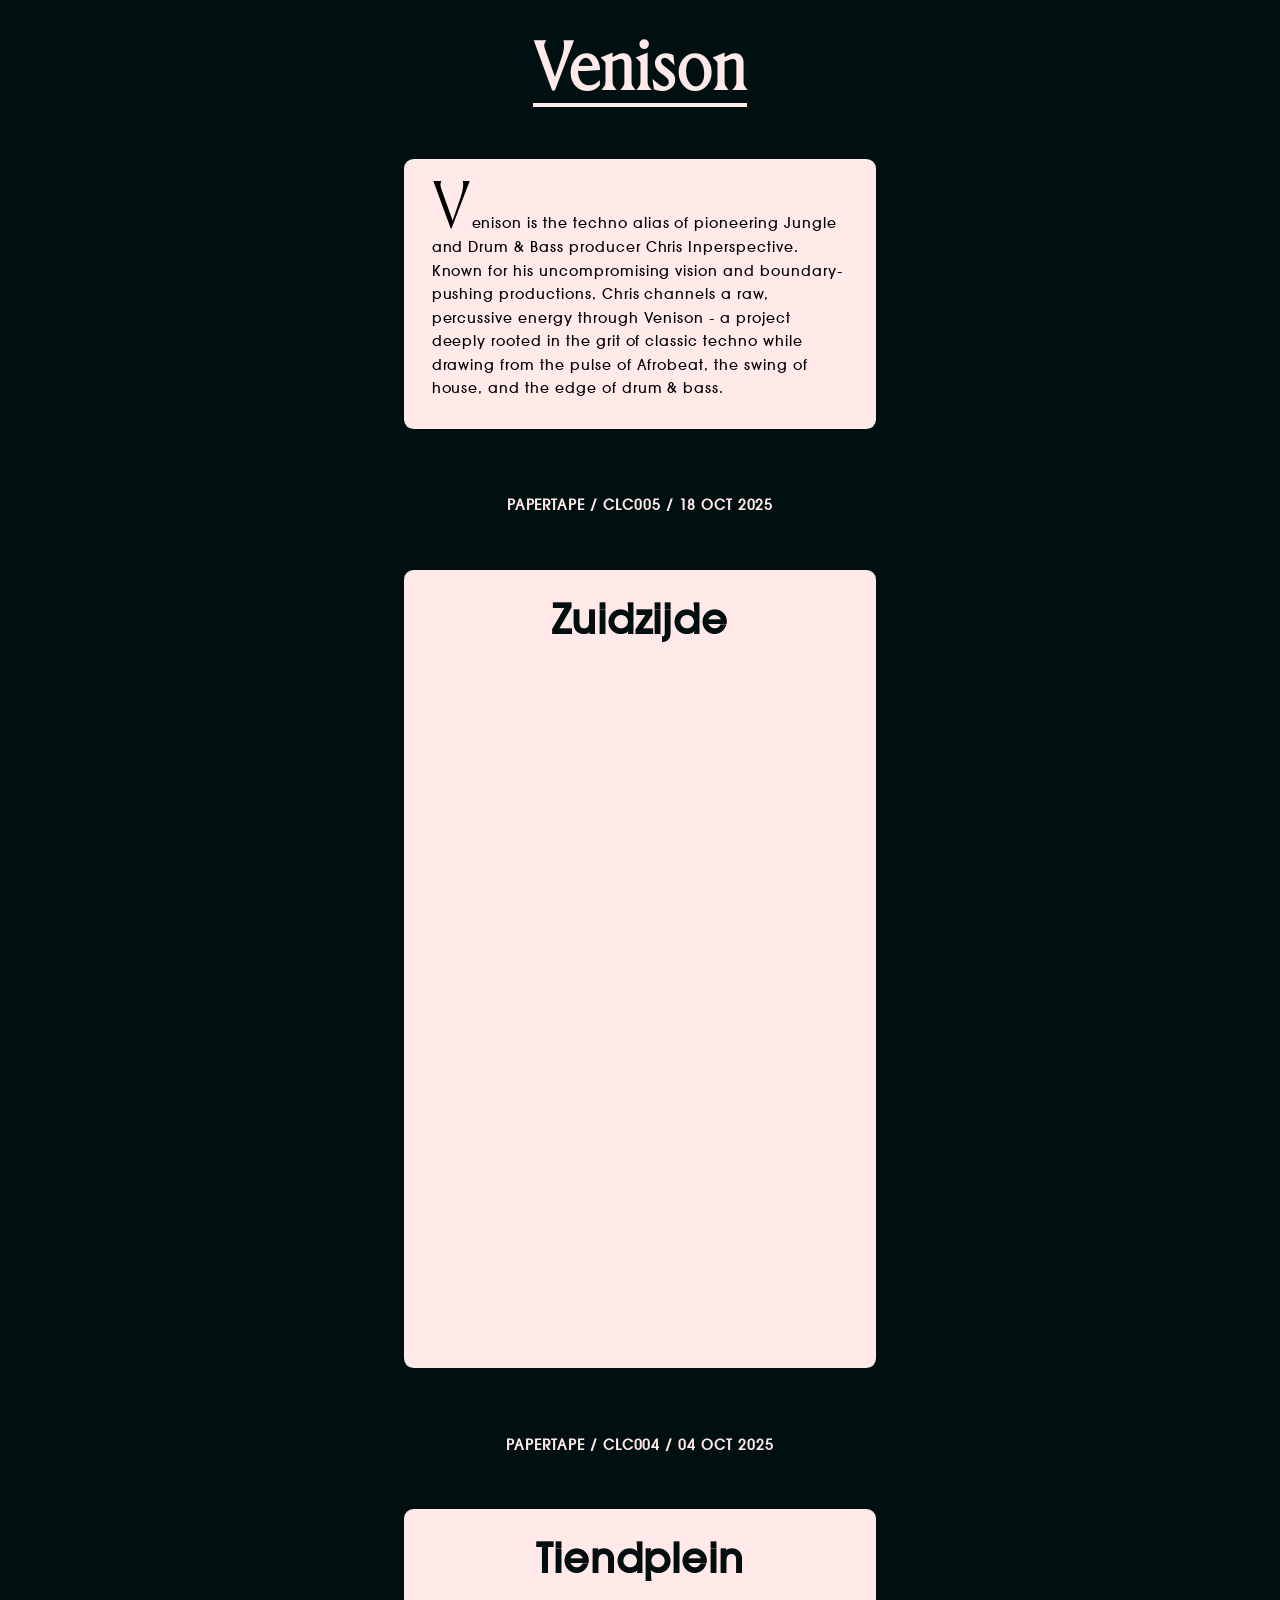
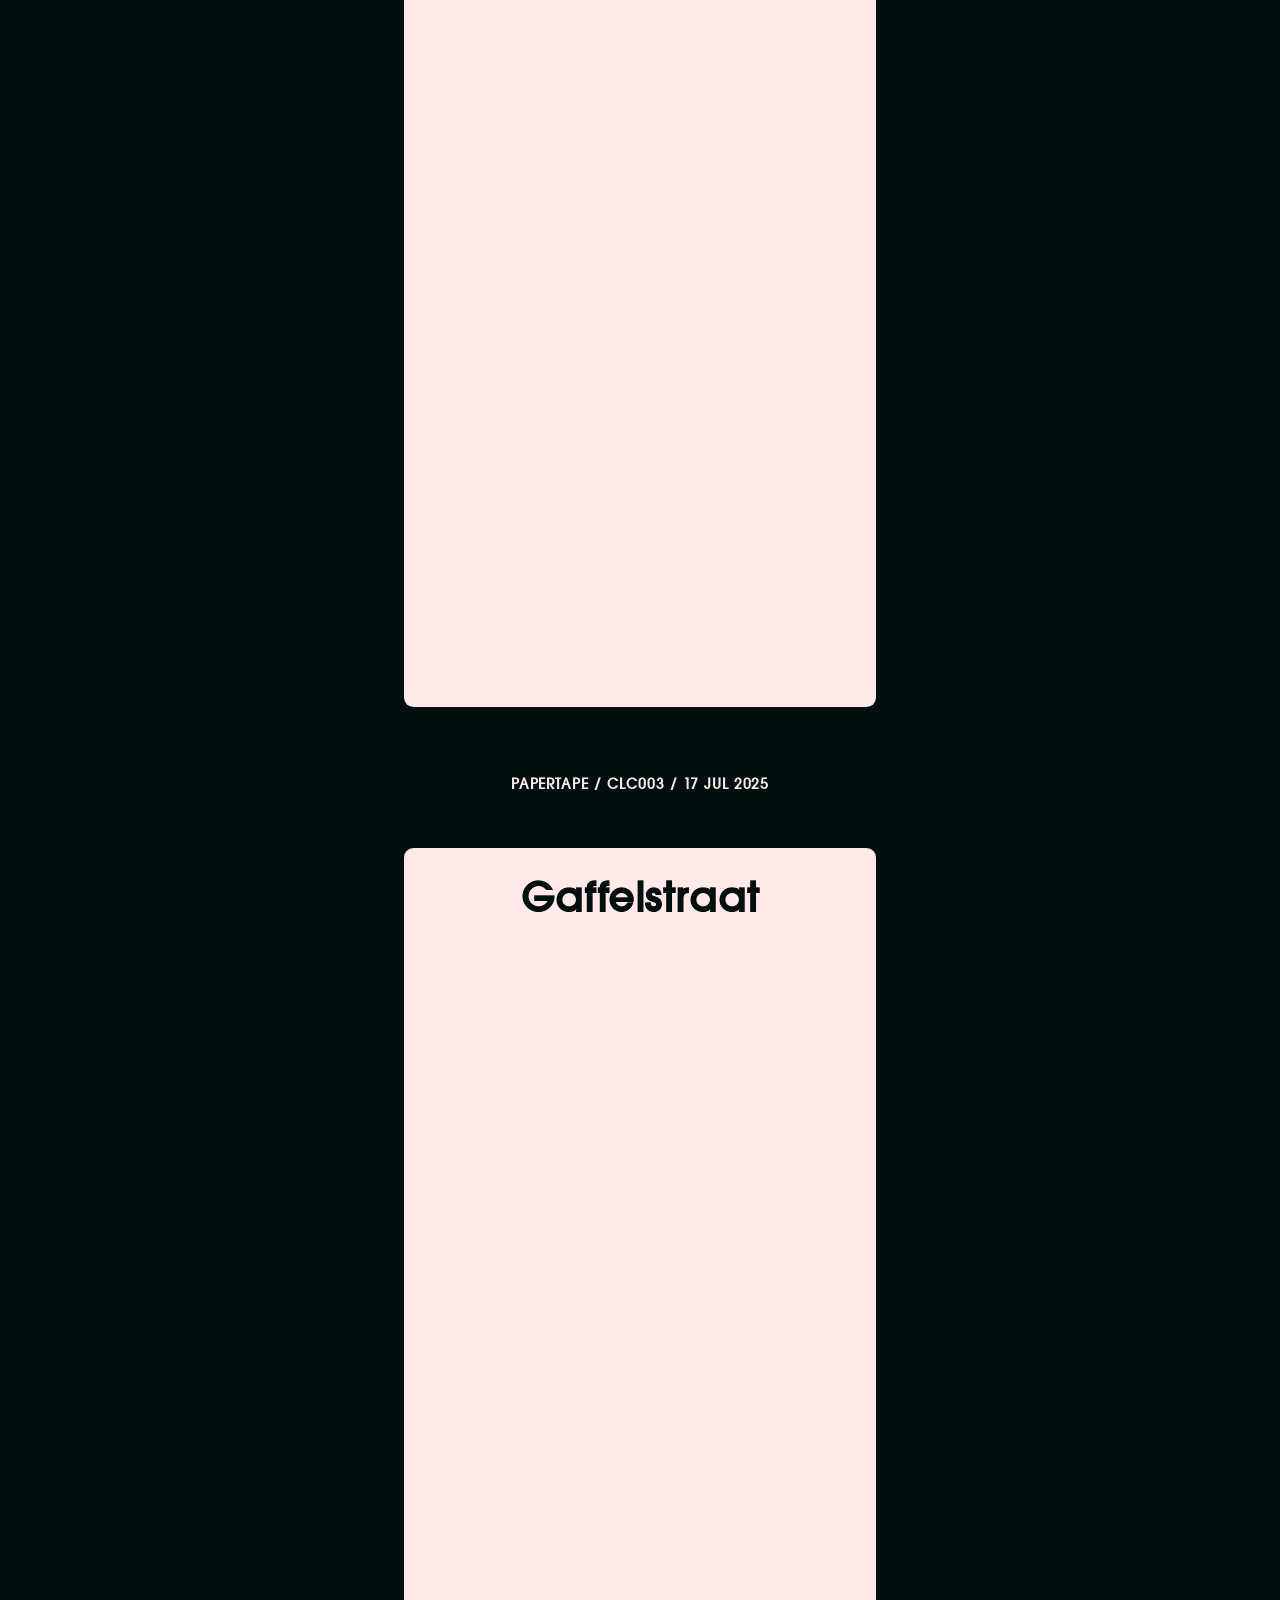
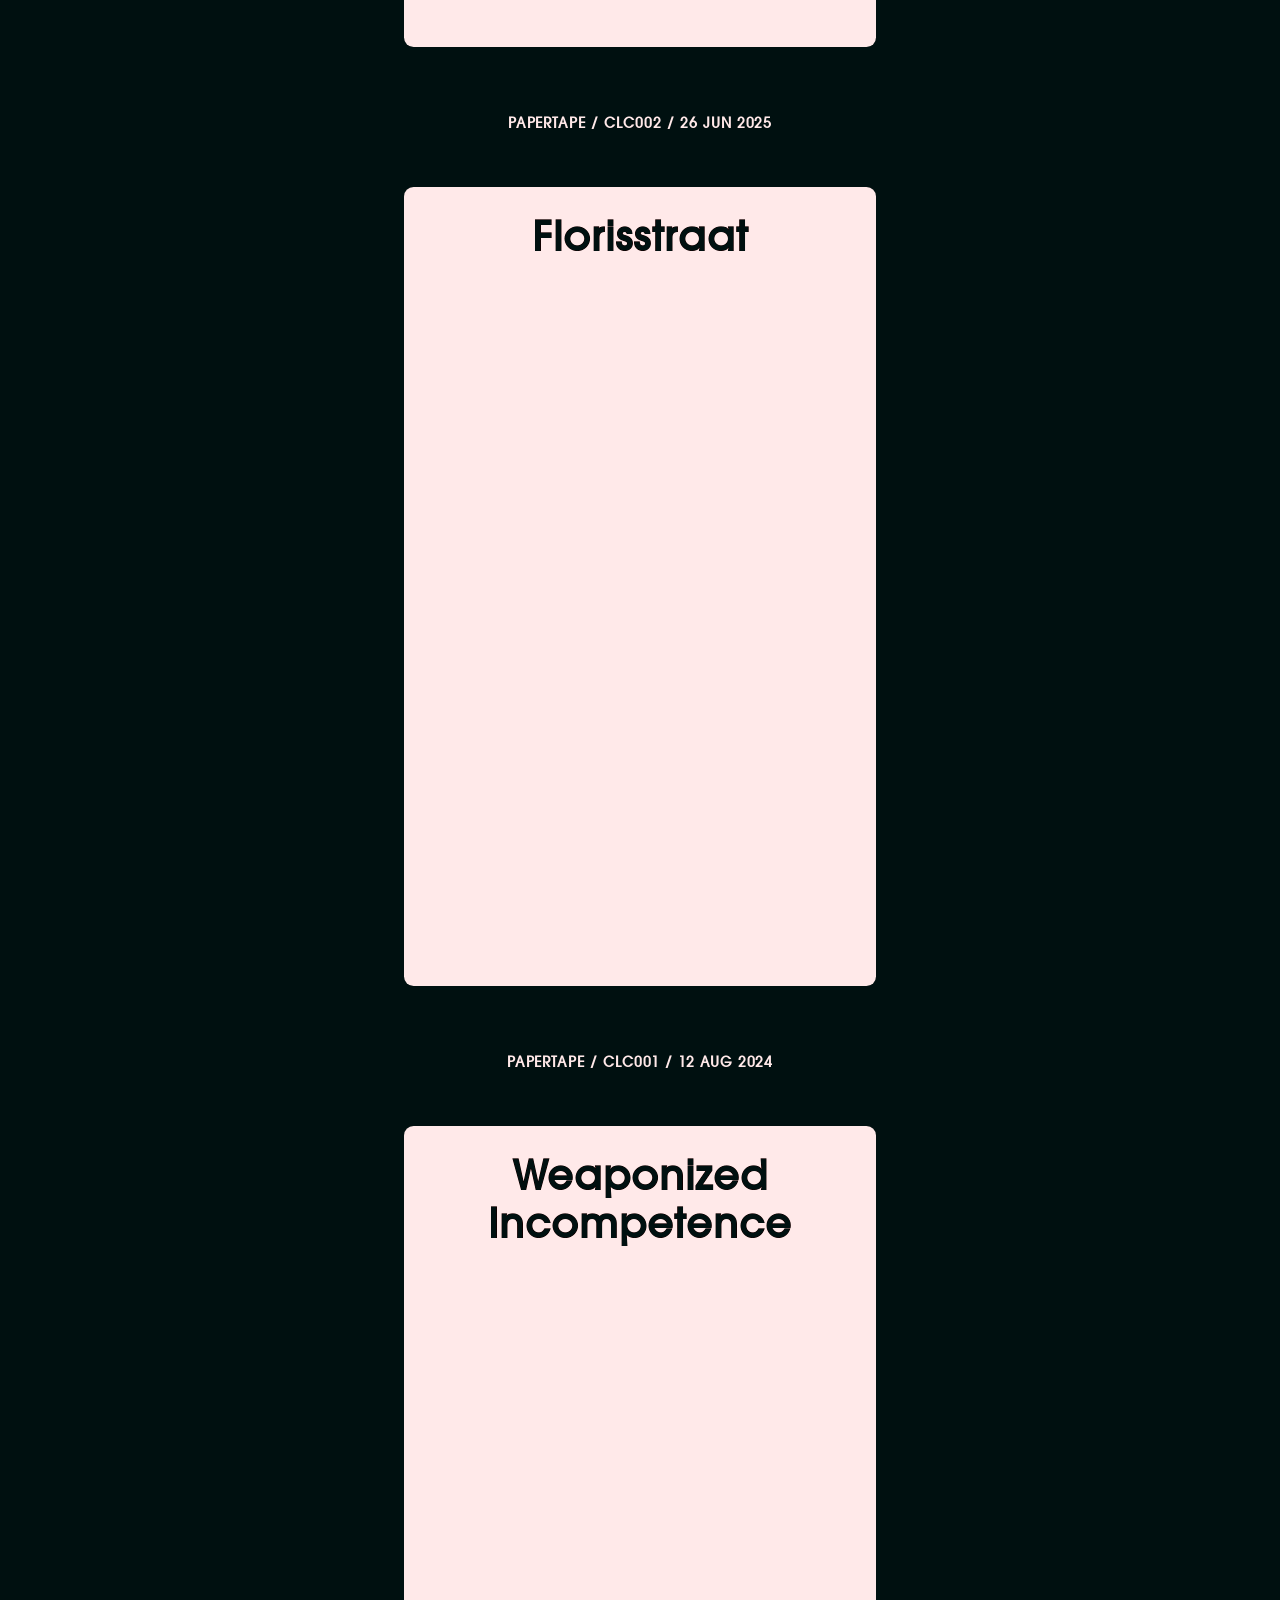
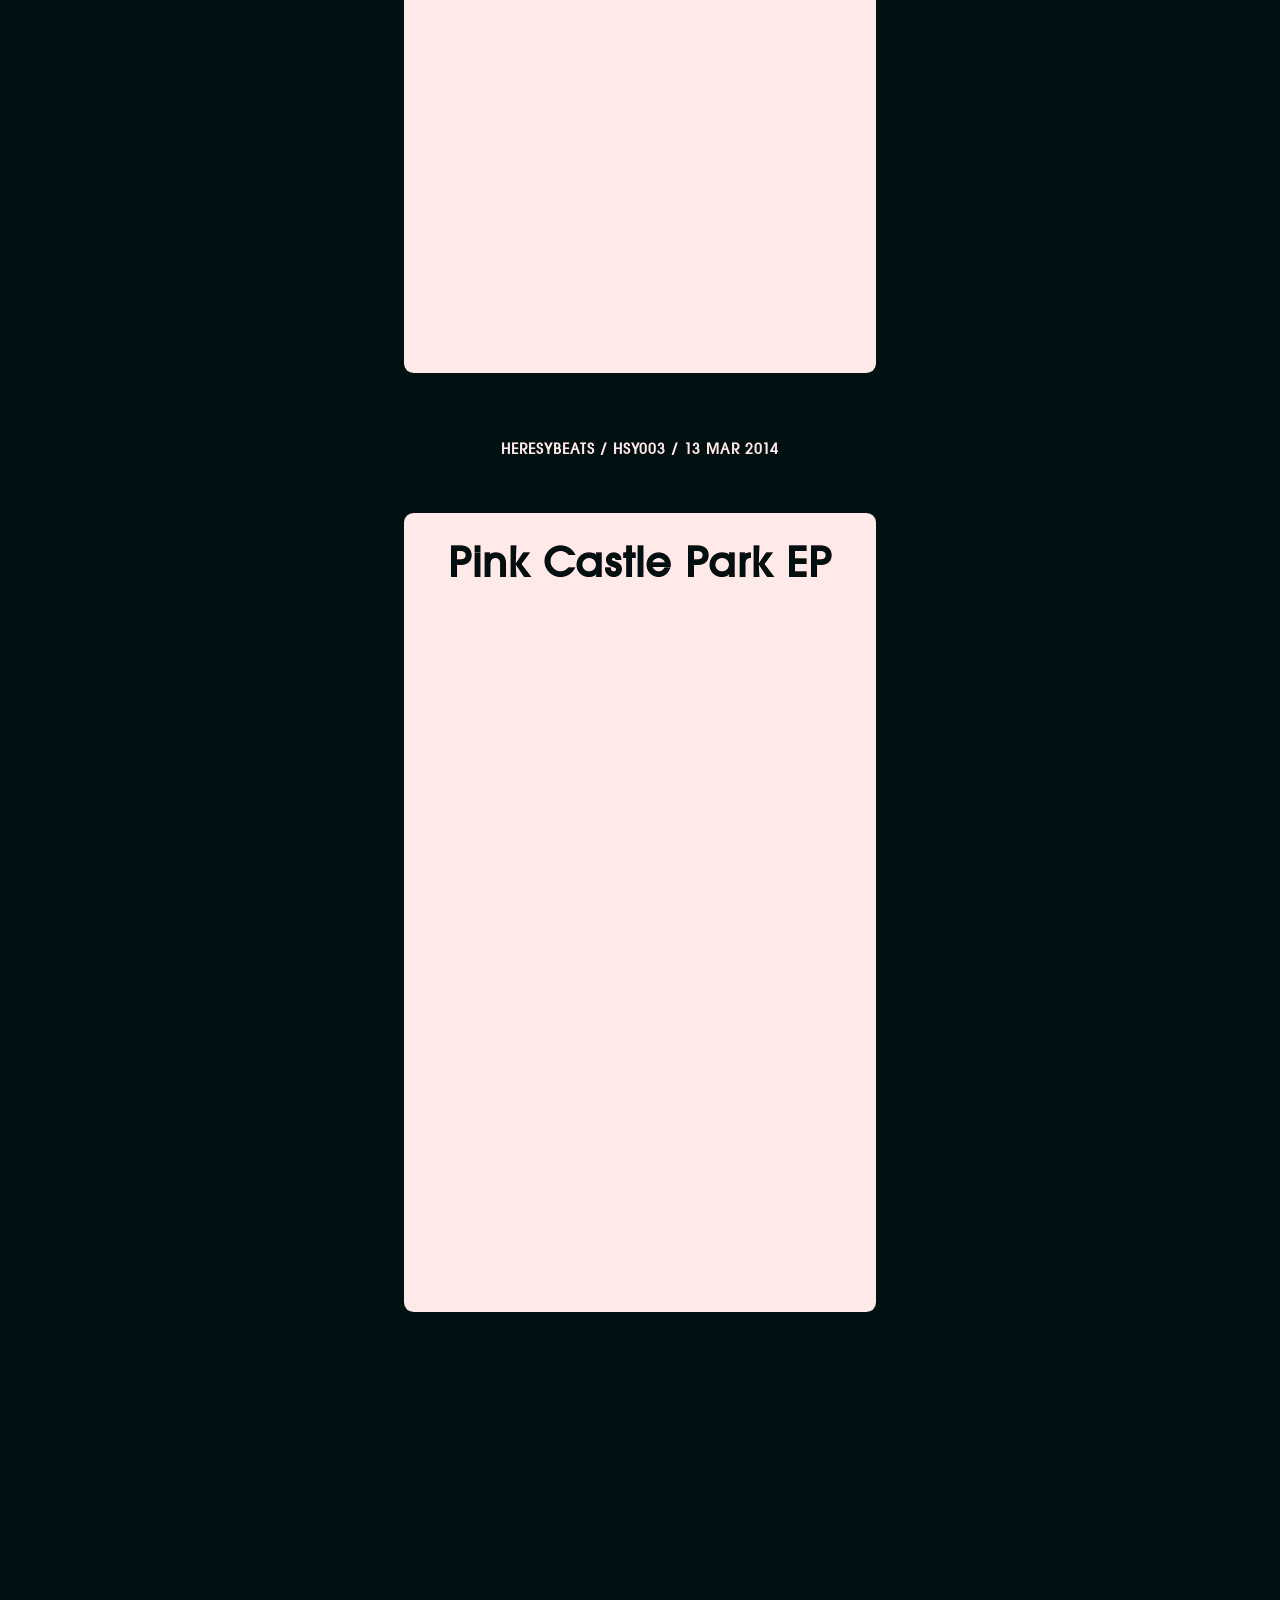
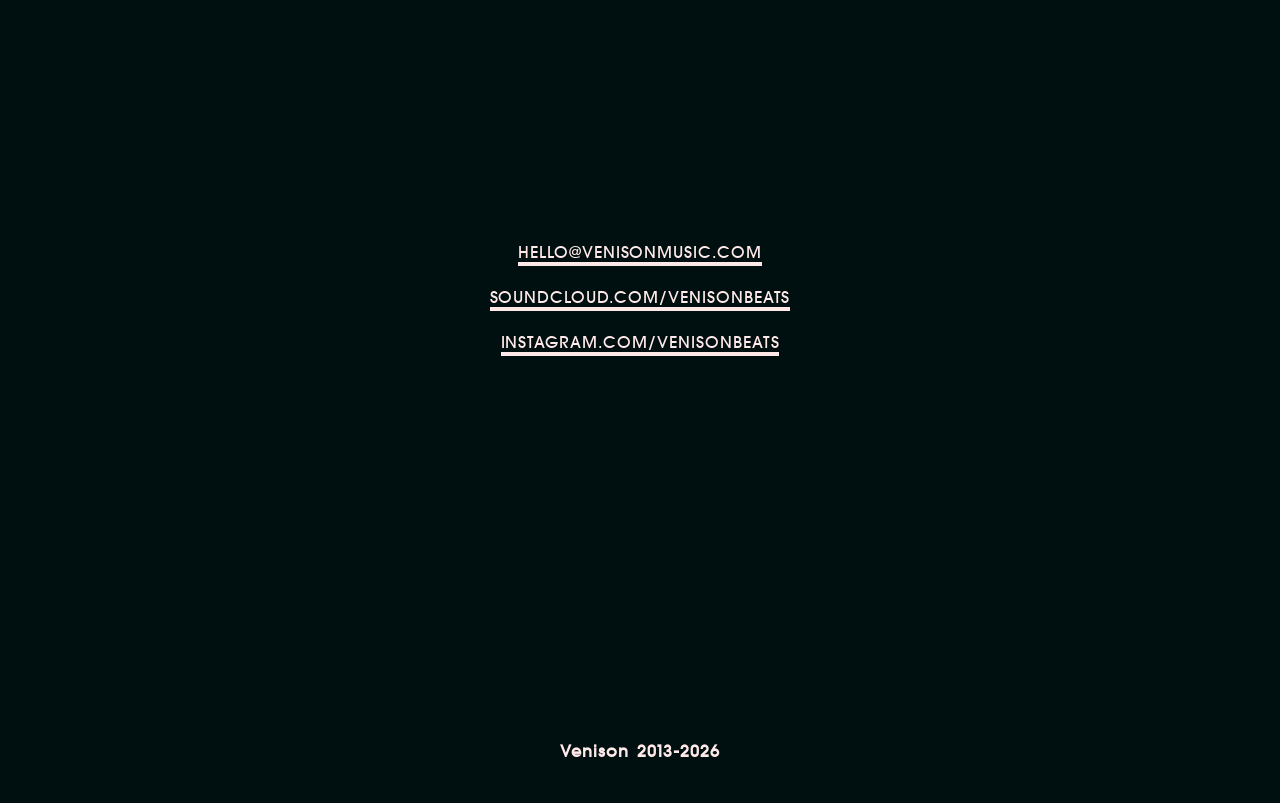
<file: docs/index.html>
<!DOCTYPE html>
<html lang="en">
<head>
	<meta charset="UTF-8">
	<meta name="viewport" content="width=device-width, initial-scale=1.0">

	<title>Venison</title>
	<meta http-equiv="Cache-Control" content="no-cache">
	<meta name="title" content="Venison">
	<meta name="description" content="Venison is the techno alias of pioneering Jungle and Drum & Bass producer Chris Inperspective">
	<meta name="keywords" content="techno, house, afrobeat, breaks, garage, independent artists, techno, house, afrobeat, breaks, garage, dnb, jungle, leftfield, venison">
	<meta name="robots" content="index, follow">
	<meta name="language" content="English">
	<meta name="author" content="Venison">

	<meta property="og:type" content="website">
	<meta property="og:url" content="https://venisonmusic.com">
	<meta property="og:title" content="Venison">
	<meta property="og:description" content="Venison is the techno alias of pioneering Jungle and Drum & Bass producer Chris Inperspective">
	<meta property="og:image" content="https://venisonmusic.com/venison_music.jpg">

	<meta property="twitter:card" content="summary_large_image">
	<meta property="twitter:url" content="https://venisonmusic.com?1772298900718">
	<meta property="twitter:title" content="Venison">
	<meta property="twitter:description" content="Venison is the techno alias of pioneering Jungle and Drum & Bass producer Chris Inperspective">
	<meta property="twitter:image" content="https://venisonmusic.com/venison_music.jpg?1772298900718">

	<link rel="stylesheet" rel="preconnect" href="index.css?1772298900718">
	<link rel="canonical" href="https://venisonmusic.com">

	<link rel="icon" rel="preconnect" type="image/png" href="/favicon.png?1772298900718">

	<script type="application/ld+json">
		{
			"@context": "https://schema.org",
			"@type": "MusicGroup",
			"name": "Venison",
			"url": "https://venisonmusic.com",
			"logo": "https://venisonmusic.com/venison_logo.jpg",
			"sameAs": ["https://soundcloud.com/venisonbeats","https://instagram.com/venisonbeats"],
			"description": "Venison is the techno alias of pioneering Jungle and Drum & Bass producer Chris Inperspective",
			"genre": ["techno","house","afrobeat","breaks","garage","dnb","jungle","leftfield"]
		}
	</script>
</head>
<body>
	<main>
		<header class="site-header" aria-label="site header">
			<h1>
				<a href="https://venisonmusic.com" title="Venison | Venison is the techno alias of pioneering Jungle and Drum & Bass producer Chris Inperspective" >Venison</a>
			</h1>
			<!-- <p class="desc">Venison is the techno alias of pioneering Jungle and Drum & Bass producer Chris Inperspective</p> -->
		</header>
		<section class="intro">
			<span>V</span>enison is the techno alias of pioneering Jungle and Drum & Bass producer Chris Inperspective. Known for his uncompromising vision and boundary-pushing productions, Chris channels a raw, percussive energy through Venison - a project deeply rooted in the grit of classic techno while drawing from the pulse of Afrobeat, the swing of house, and the edge of drum & bass.
		</section>


		
	<article class="release" itemscope itemtype="https://schema.org/MusicRelease">
		<header class="meta">
			<a class="label" href="https://papertape.bandcamp.com/album/clc005-zuidzijde" >papertape</a>
			<span class="sep">/</span>
			<a class="id" href="https://papertape.bandcamp.com/album/clc005-zuidzijde" itemprop="identifier">CLC005</a>
			<span class="sep">/</span>
			<time class="date" itemprop="datePublished" datetime="2025-10-17" >18 Oct 2025 </time>
		</header>

		<div class="release-inner">
			<h2 itemprop="name">
				<a href="https://papertape.bandcamp.com/album/clc005-zuidzijde" title="[CLC005] Zuidzijde">
					<span class="title">Zuidzijde</span>
				</a>
			</h2>
			<div class="player" itemprop="workExample" itemscope itemtype="https://schema.org/AudioObject">

				
	<div class="bandcamp-embed">
		<iframe 
			title="Venison - CLC005 - Zuidzijde player"
			fetchpriority="high"
			style="width:100%;height:9999px"
			src="https://bandcamp.com/EmbeddedPlayer/album=758929657/size=large/bgcol=ffffff/linkcol=ffffff/tracklist=true" 
			seamless>
			Venison - CLC005 - Zuidzijde (released 18 Oct 2025 )
		</iframe>
	</div>
			</div>

			<footer>
				<svg xmlns="http://www.w3.org/2000/svg" viewBox="0 0 100 100">
				  	<circle cx="50" cy="50" r="50" fill="#CCCCCC" />
				</svg>
			</footer>
		</div>
	</article>
	<article class="release" itemscope itemtype="https://schema.org/MusicRelease">
		<header class="meta">
			<a class="label" href="https://papertape.bandcamp.com/album/clc004-tiendplein" >papertape</a>
			<span class="sep">/</span>
			<a class="id" href="https://papertape.bandcamp.com/album/clc004-tiendplein" itemprop="identifier">CLC004</a>
			<span class="sep">/</span>
			<time class="date" itemprop="datePublished" datetime="2025-10-03" >04 Oct 2025 </time>
		</header>

		<div class="release-inner">
			<h2 itemprop="name">
				<a href="https://papertape.bandcamp.com/album/clc004-tiendplein" title="[CLC004] Tiendplein">
					<span class="title">Tiendplein</span>
				</a>
			</h2>
			<div class="player" itemprop="workExample" itemscope itemtype="https://schema.org/AudioObject">

				
	<div class="bandcamp-embed">
		<iframe 
			title="Venison - CLC004 - Tiendplein player"
			fetchpriority="high"
			style="width:100%;height:9999px"
			src="https://bandcamp.com/EmbeddedPlayer/album=3398299743/size=large/bgcol=ffffff/linkcol=ffffff/tracklist=true" 
			seamless>
			Venison - CLC004 - Tiendplein (released 04 Oct 2025 )
		</iframe>
	</div>
			</div>

			<footer>
				<svg xmlns="http://www.w3.org/2000/svg" viewBox="0 0 100 100">
				  	<circle cx="50" cy="50" r="50" fill="#CCCCCC" />
				</svg>
			</footer>
		</div>
	</article>
	<article class="release" itemscope itemtype="https://schema.org/MusicRelease">
		<header class="meta">
			<a class="label" href="https://papertape.bandcamp.com/album/clc003-gaffelstraat" >papertape</a>
			<span class="sep">/</span>
			<a class="id" href="https://papertape.bandcamp.com/album/clc003-gaffelstraat" itemprop="identifier">CLC003</a>
			<span class="sep">/</span>
			<time class="date" itemprop="datePublished" datetime="2025-07-16" >17 Jul 2025 </time>
		</header>

		<div class="release-inner">
			<h2 itemprop="name">
				<a href="https://papertape.bandcamp.com/album/clc003-gaffelstraat" title="[CLC003] Gaffelstraat">
					<span class="title">Gaffelstraat</span>
				</a>
			</h2>
			<div class="player" itemprop="workExample" itemscope itemtype="https://schema.org/AudioObject">

				
	<div class="bandcamp-embed">
		<iframe 
			title="Venison - CLC003 - Gaffelstraat player"
			fetchpriority="high"
			style="width:100%;height:9999px"
			src="https://bandcamp.com/EmbeddedPlayer/album=855532657/size=large/bgcol=ffffff/linkcol=ffffff/tracklist=true" 
			seamless>
			Venison - CLC003 - Gaffelstraat (released 17 Jul 2025 )
		</iframe>
	</div>
			</div>

			<footer>
				<svg xmlns="http://www.w3.org/2000/svg" viewBox="0 0 100 100">
				  	<circle cx="50" cy="50" r="50" fill="#CCCCCC" />
				</svg>
			</footer>
		</div>
	</article>
	<article class="release" itemscope itemtype="https://schema.org/MusicRelease">
		<header class="meta">
			<a class="label" href="https://papertape.bandcamp.com/album/clc002-florisstraat" >papertape</a>
			<span class="sep">/</span>
			<a class="id" href="https://papertape.bandcamp.com/album/clc002-florisstraat" itemprop="identifier">CLC002</a>
			<span class="sep">/</span>
			<time class="date" itemprop="datePublished" datetime="2025-06-25" >26 Jun 2025 </time>
		</header>

		<div class="release-inner">
			<h2 itemprop="name">
				<a href="https://papertape.bandcamp.com/album/clc002-florisstraat" title="[CLC002] Florisstraat">
					<span class="title">Florisstraat</span>
				</a>
			</h2>
			<div class="player" itemprop="workExample" itemscope itemtype="https://schema.org/AudioObject">

				
	<div class="bandcamp-embed">
		<iframe 
			title="Venison - CLC002 - Florisstraat player"
			fetchpriority="high"
			style="width:100%;height:9999px"
			src="https://bandcamp.com/EmbeddedPlayer/album=599739977/size=large/bgcol=ffffff/linkcol=ffffff/tracklist=true" 
			seamless>
			Venison - CLC002 - Florisstraat (released 26 Jun 2025 )
		</iframe>
	</div>
			</div>

			<footer>
				<svg xmlns="http://www.w3.org/2000/svg" viewBox="0 0 100 100">
				  	<circle cx="50" cy="50" r="50" fill="#CCCCCC" />
				</svg>
			</footer>
		</div>
	</article>
	<article class="release" itemscope itemtype="https://schema.org/MusicRelease">
		<header class="meta">
			<a class="label" href="https://papertape.bandcamp.com/album/clc001-weaponized-incompetence" >papertape</a>
			<span class="sep">/</span>
			<a class="id" href="https://papertape.bandcamp.com/album/clc001-weaponized-incompetence" itemprop="identifier">CLC001</a>
			<span class="sep">/</span>
			<time class="date" itemprop="datePublished" datetime="2024-08-11" >12 Aug 2024 </time>
		</header>

		<div class="release-inner">
			<h2 itemprop="name">
				<a href="https://papertape.bandcamp.com/album/clc001-weaponized-incompetence" title="[CLC001] Weaponized Incompetence">
					<span class="title">Weaponized Incompetence</span>
				</a>
			</h2>
			<div class="player" itemprop="workExample" itemscope itemtype="https://schema.org/AudioObject">

				
	<div class="bandcamp-embed">
		<iframe 
			title="Venison - CLC001 - Weaponized Incompetence player"
			fetchpriority="high"
			style="width:100%;height:9999px"
			src="https://bandcamp.com/EmbeddedPlayer/album=918047619/size=large/bgcol=ffffff/linkcol=ffffff/tracklist=true" 
			seamless>
			Venison - CLC001 - Weaponized Incompetence (released 12 Aug 2024 )
		</iframe>
	</div>
			</div>

			<footer>
				<svg xmlns="http://www.w3.org/2000/svg" viewBox="0 0 100 100">
				  	<circle cx="50" cy="50" r="50" fill="#CCCCCC" />
				</svg>
			</footer>
		</div>
	</article>
	<article class="release" itemscope itemtype="https://schema.org/MusicRelease">
		<header class="meta">
			<a class="label" href="https://heresybeats.bandcamp.com/album/hsy003-venison-pink-castle-park-ep" >heresybeats</a>
			<span class="sep">/</span>
			<a class="id" href="https://heresybeats.bandcamp.com/album/hsy003-venison-pink-castle-park-ep" itemprop="identifier">HSY003</a>
			<span class="sep">/</span>
			<time class="date" itemprop="datePublished" datetime="2014-03-12" >13 Mar 2014 </time>
		</header>

		<div class="release-inner">
			<h2 itemprop="name">
				<a href="https://heresybeats.bandcamp.com/album/hsy003-venison-pink-castle-park-ep" title="[HSY003] Pink Castle Park EP">
					<span class="title">Pink Castle Park EP</span>
				</a>
			</h2>
			<div class="player" itemprop="workExample" itemscope itemtype="https://schema.org/AudioObject">

				
	<div class="bandcamp-embed">
		<iframe 
			title="Venison - HSY003 - Venison - Pink Castle Park EP player"
			fetchpriority="high"
			style="width:100%;height:9999px"
			src="https://bandcamp.com/EmbeddedPlayer/album=2379107844/size=large/bgcol=ffffff/linkcol=ffffff/tracklist=true" 
			seamless>
			Venison - HSY003 - Venison - Pink Castle Park EP (released 13 Mar 2014 )
		</iframe>
	</div>
			</div>

			<footer>
				<svg xmlns="http://www.w3.org/2000/svg" viewBox="0 0 100 100">
				  	<circle cx="50" cy="50" r="50" fill="#CCCCCC" />
				</svg>
			</footer>
		</div>
	</article>

		<footer class="site-footer" aria-label="site footer">
			<ul><li><address aria-label="email"><a href="mailto:hello@venisonmusic.com">hello@venisonmusic.com</a></address></li>
<li><a itemprop="sameAs" aria-label="soundcloud.com/venisonbeats" href="https://soundcloud.com/venisonbeats">soundcloud.com/venisonbeats</a></li>
<li><a itemprop="sameAs" aria-label="instagram.com/venisonbeats" href="https://instagram.com/venisonbeats">instagram.com/venisonbeats</a></li></ul>
			<address>
				<a href="mailto:info@heresybeats.com">Venison</a>
				<span>2013-2026</span>
			</address>
		</footer>
	</main>

</body>
</html>
</file>
<file: docs/index.css>
@font-face {
		font-family: 'StudioSunBalginBlack';
		src: url('StudioSunBalginBlack.woff2') format('woff2');
		font-weight: normal;
		font-style: normal;
		font-display: swap;
	}

	/* Rector Regular */
	@font-face {
	    font-family: 'Rector';
	    src: url('rectorwebregular.woff2') format('woff2');
	    font-weight: 400;
	    font-style: normal;
	    font-display: swap;
	}

	/* ITC Avant Garde Gothic Medium */
	@font-face {
	    font-family: 'ITC';
	    src: url('bitcavantgardegothicmedium.woff2') format('woff2');
	    font-weight: 500;
	    font-style: normal;
	    font-display: swap;
	}

	:root {

		--size: 14px;
		--fg: #fff9f9;
		--bg: #001010;
		--fade: #303030;
		--width: 520px;
		--logo: 'Rector';
		--title: 'ITC';
		--body: 'ITC';
		--radius: calc( var(--size) * 0.682 );
		--border: calc( var(--size) * 0.682 * 0.682 * 0.682 );
	}

	:root {

	}
	@media screen and (max-width: 600px) {

		:root {
			/*--size: 2vw;*/
		}
	}


	a, a:visited, a:hover, a:active {
		color: var(--fg);
		text-decoration: none;
	}

	h1,h2,h3,h4,h5,h6, * {
		font-size: 1em;
		font-weight: normal;
		padding: 0;
		margin: 0;
		color: var(--fg);
		list-style-type: none;
		font-style: normal;
	}

	/* ========= HTML ========= */

	html, body, main {
		/*text-transform: uppercase;*/
		font-family: var(--body), sans-serif;
		color: var(--fg);
		background: var(--bg);
		font-size: var(--size);
		padding: 0;
		margin: 0;
		letter-spacing: calc( 0.682em * 0.682 * 0.682 * 0.682 * 0.682 * 0.682 * 0.682 );
	}
	* {
		line-height: 1.2em;
		padding: 0;
		margin: 0;
	}

	/* ========= EMBEDS ========= */

	.bandcamp-embed {
		height: auto;
		aspect-ratio: 1 / 1.5!important;
		position: relative;
		display: block;
		overflow: hidden;
		border-radius: var(--radius);
		overflow: hidden;
	}
	@media screen and (max-width: 600px) {
		.bandcamp-embed {

			aspect-ratio: 1 / 1.7!important;
		}
	}

	.bandcamp-embed iframe {
		border: none;
		margin: -2px;
		width: calc(100% + 4px)!important;
		position: relative;
		left: -1px;
		top: -1px;
	}

	/* ========= HEADER ========= */

	header.site-header {
		display: block;
		position: sticky;
		top: 0px;
		left: 0px;
		display: block;
		z-index: 2;
		mix-blend-mode: difference;
	}

	header.site-header h1 {
		padding: 1.682em;
		padding-bottom: 0em;
		font-family: var(--logo), sans-serif;
		/*padding-top: calc( 1.682em * 1.682);*/
		/*overflow: clip;*/
	}
	header.site-header h1 a {
		color: var(--fg);
		font-size: calc( 1.682em * 1.682 * 1.682 );
		font-weight: bold;
		border-bottom: var(--border) solid var(--fg);
	}
	header.site-header h1 span {
		position: absolute;
		left: -9999px;
		top: -9999px;
	}
	header.site-header h1 img {
		margin: 1.682em;
	}

	header.site-header .desc {
		color: var(--fade);
	}

	/* ========= MAIN ========= */

	main {
		margin: 0 auto;
		max-width: var(--width);
		text-align: center;
	}

	.intro {
		text-align: left;
		padding: 2em 2em;
		font-size: 1em;
		text-justify: word;
		max-width: 472px;
		box-sizing: border-box;
		margin: 4em 1.682em;;
		color: var(--bg);
		background: var(--fg);
		border-radius: var(--radius);
		mix-blend-mode: difference;
		line-height: 1.682em;
		padding-top: 3em;
	}

	.intro span {
		color: var(--bg);
		/*font-style: italic;*/
		font-size: calc( 1.682em * 1.682 * 1.682);
		line-height: 0em;
		font-family: Rector;
	}

	.release {
		position: relative;
		z-index: 1;
		/*overflow: clip;*/
		padding: 0px;
		border-radius: var(--radius);
		margin: calc( 1.682em * 1.682 * 1.682 * 1.682 ) 1.682em;
		border-radius: var(--radius);
		mix-blend-mode: difference;
	}

	.release-inner {
		background: var(--fg);
		border-radius: var(--radius);
	}


	.release .player {
		position: relative;
		padding: var(--border);
		padding-top: calc(1.682em);
	}

	.release h2 {
		display: flex;
		flex-direction: column;
		align-items: center;
		position: sticky;
		z-index: 2;
		top: calc( 2.3em);
		padding-top: 0.682em;
		align-self: flex-start;
		width: 100%;
		mix-blend-mode: difference;
		font-size: calc(1.682em * 1.682);
	}

	.release h2 a {
		display: flex;
		flex-direction: column;
		align-items: center;
		/*border-bottom: var(--border) solid var(--fg);*/
	}
	.release h2 a .title {
		transition: all 0.2s ease;
		padding: 0em 0.682em;
	}

	.meta {
		top: -3.5em;
		position: relative;
	}

	h2 span {
		display: block;
	}

	.artist, .title {
		display: block;
	}

	.label, .id, .date, .sep {
		font-weight: 800;
		display: inline-block;
		line-height: 0.682em;
		text-align: center;
		vertical-align: middle;
		padding: 0.682em 0em;
		border-radius: var(--radius);
		color: var(--fg)!important;
		mix-blend-mode: difference;
		text-transform: uppercase;
	}


	.id {
		font-weight: 700;
		transition: all 0.2s ease;
	}


	.artist, .title {
		font-weight: 700;
	}

	.release footer {
		padding: 1.682em;
		display: none;
	}

	.release footer svg {
		width: 0.682em;
		height: 0.682em;
		opacity: 0.682;
	}


	/* ========= MAIN ========= */

	footer.site-footer {
		padding: 1.682em 0;
		color: var(--fade);
		font-size: 1.682em;
		overflow: hidden;
	}

	footer.site-footer {
		height: 100vh;
		display: flex;
		flex-direction: column;
		justify-content: stretch;
		align-items: stretch;

	}
	footer.site-footer ul {
		display: flex;
		flex-grow: 1;
		flex-direction: column;
		justify-content: center;
		align-items: center;
		/*transform: rotate(90deg);*/
	}

	footer.site-footer ul li a {
		display: block;
		margin: 0.682em 0em;
		font-weight: 500;
		/*font-size: 1.682em;*/
		color: var(--fg);
		mix-blend-mode: difference;
		text-transform: uppercase;
		font-size: 0.682em;
		border-bottom: var(--border) solid var(--fg);
	}

	footer.site-footer ul li a {
		font-weight: 300;
	}
	footer.site-footer ul li a:hover {
	}
	footer.site-footer > address * {
		font-weight: 700;
		color: var(--fg)!important;
		mix-blend-mode: difference;
		/*font-style: italic;*/
		font-size: 0.682em;
	}

	footer.site-footer address a {
		transition: all 0.2s ease;
		font-weight: 700;
		font-style: normal;
	}
</file>
